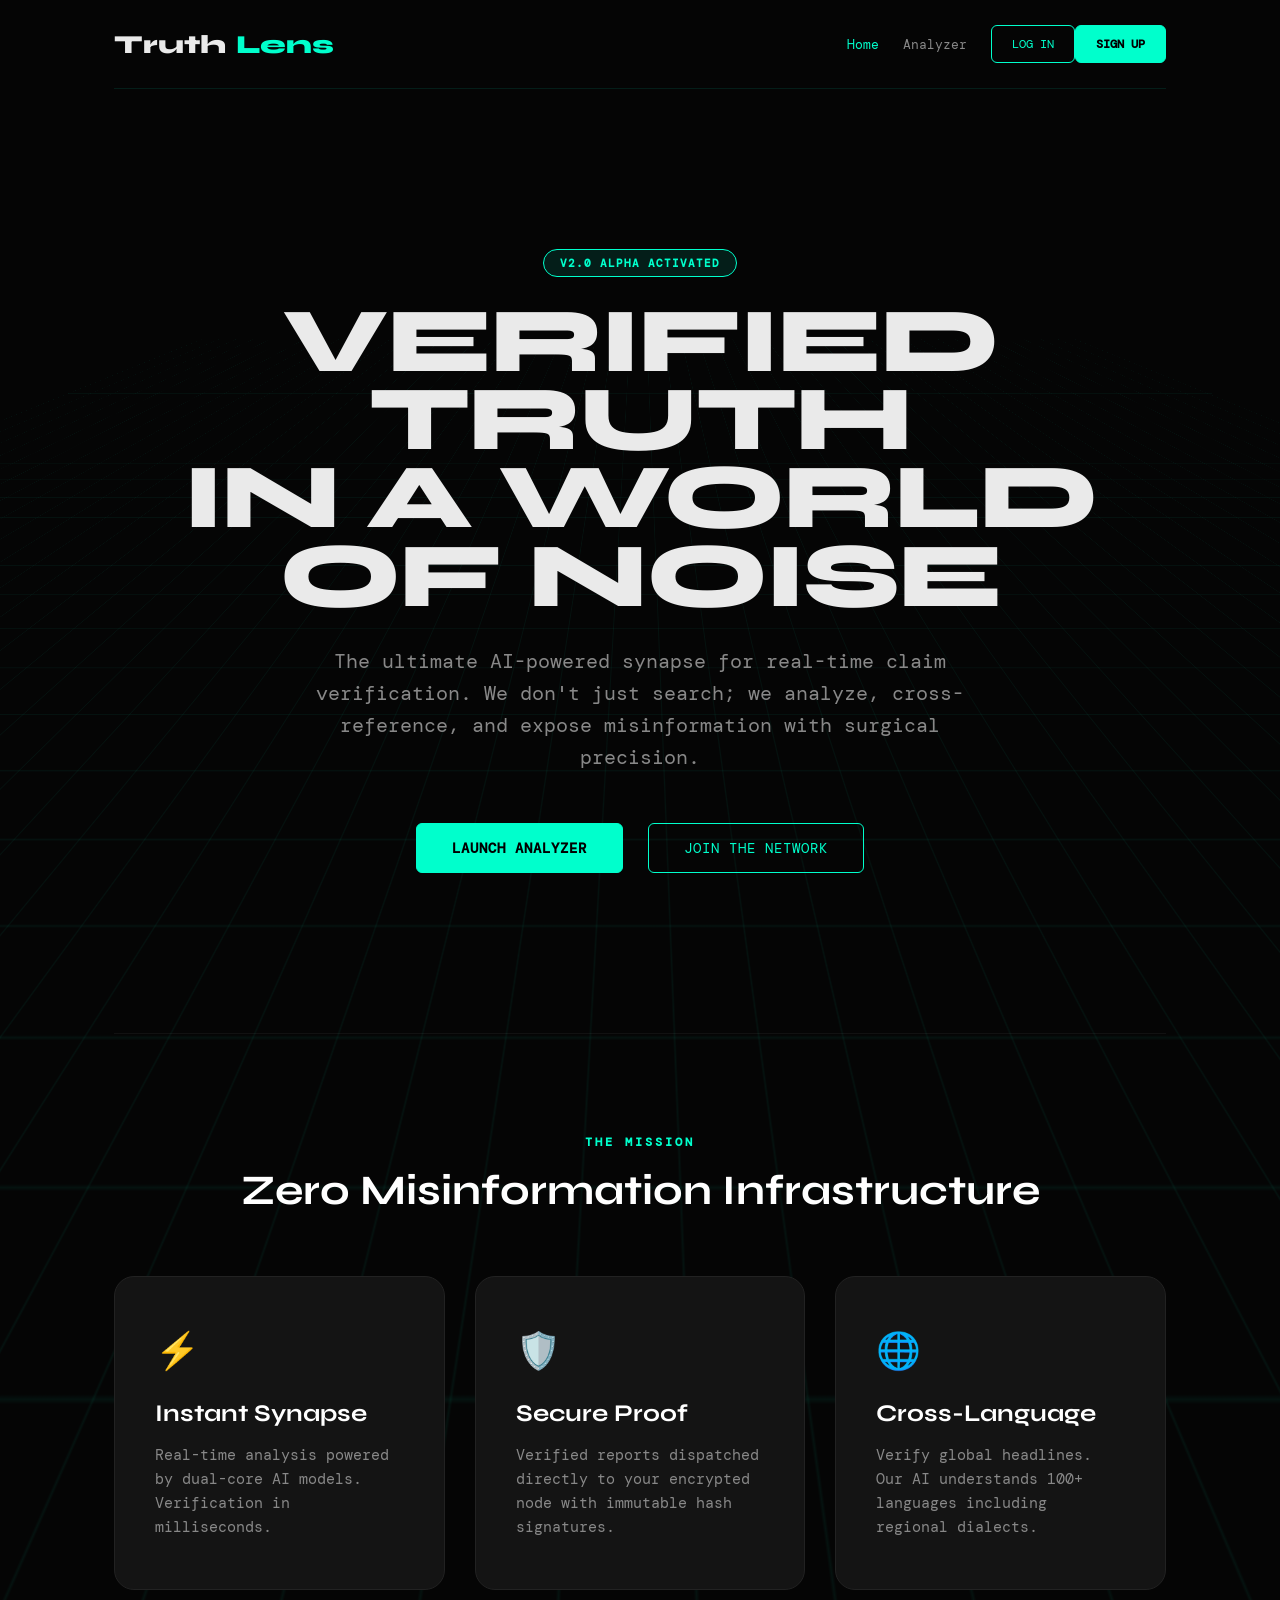
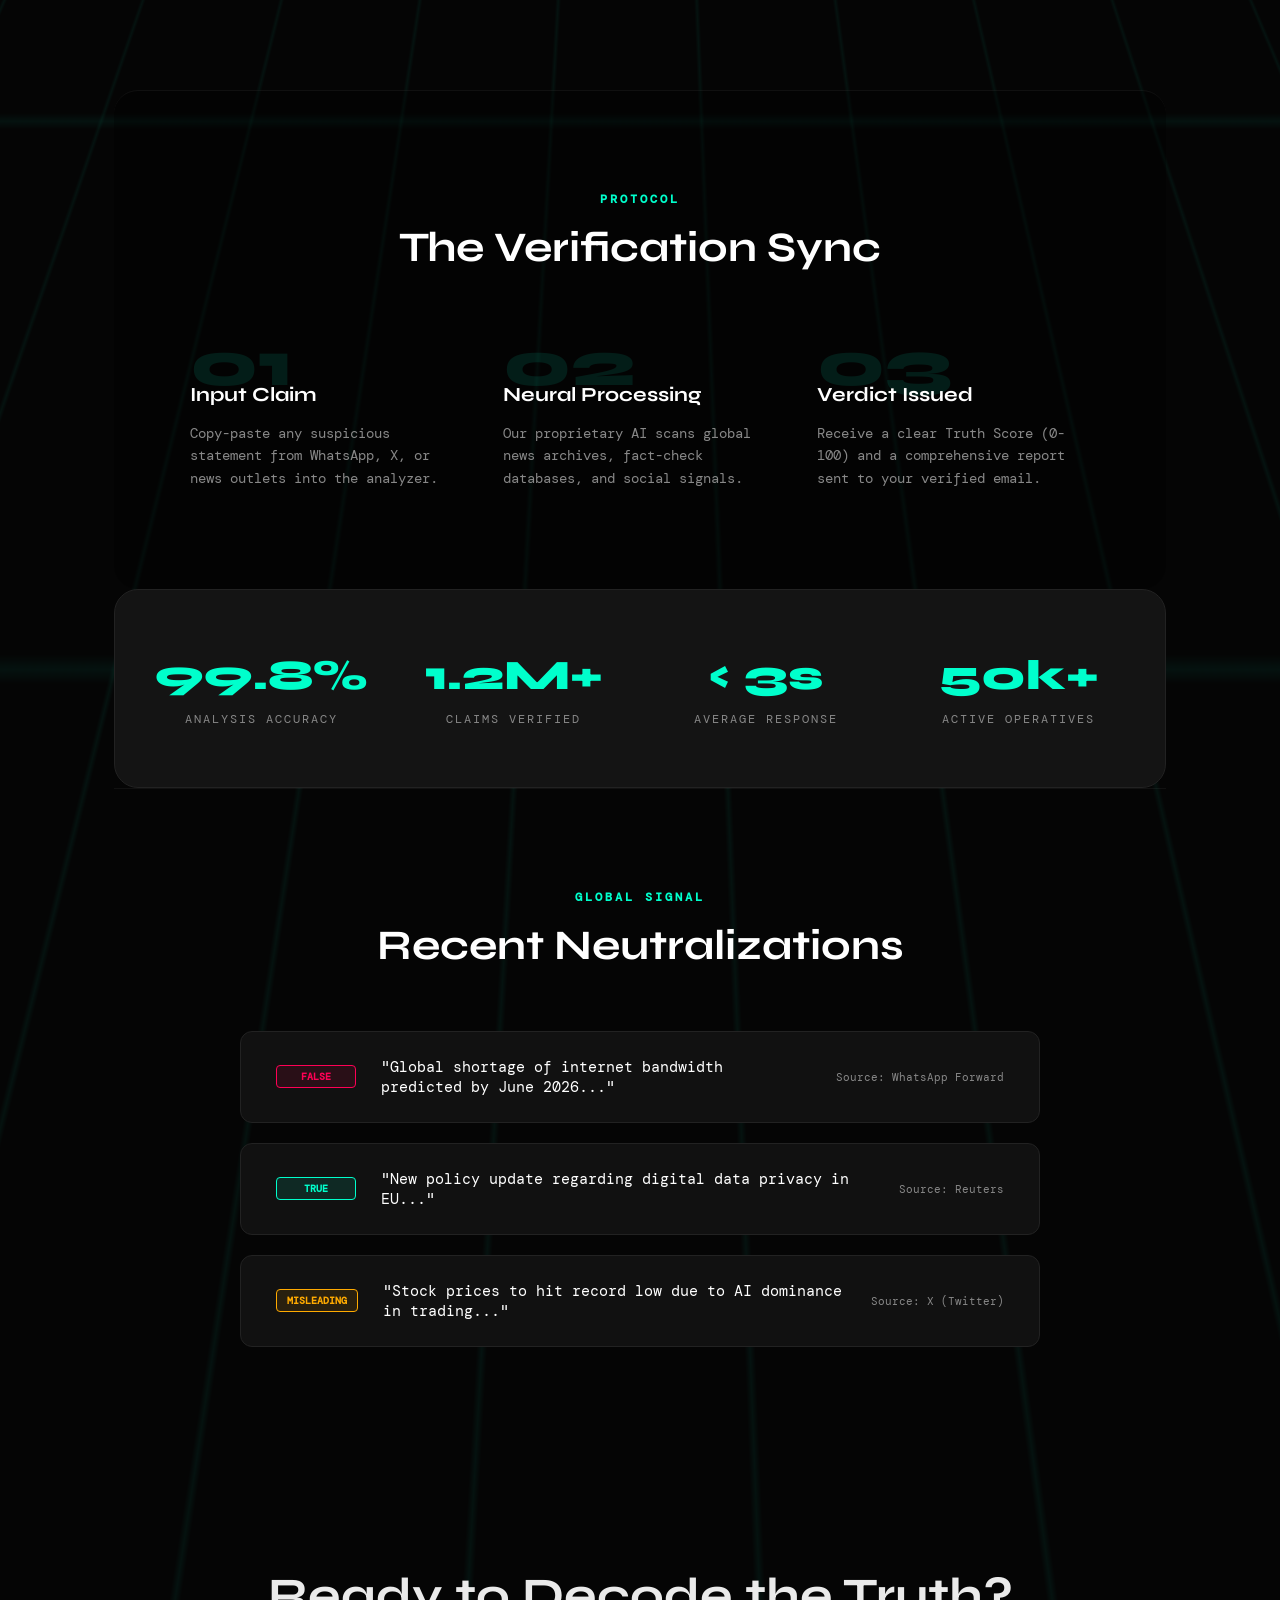
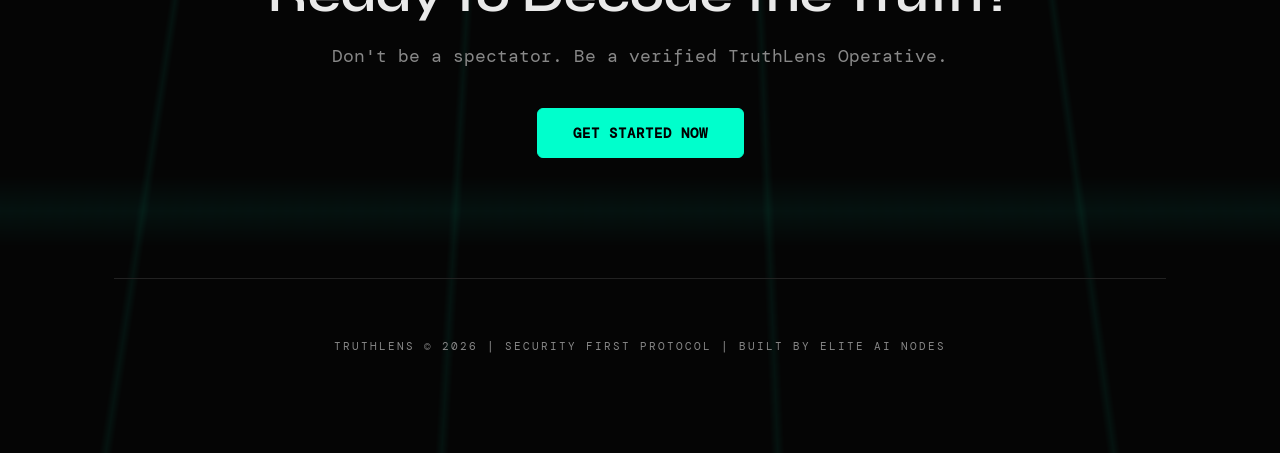
<file: frontend/index.html>
<!DOCTYPE html>
<html lang="en">

<head>
    <meta charset="UTF-8">
    <meta name="viewport" content="width=device-width, initial-scale=1.0">
    <title>TruthLens — Truth as a Service</title>
    <!-- Fonts -->
    <link
        href="https://fonts.googleapis.com/css2?family=Syne:wght@400;600;700;800&family=DM+Mono:wght@300;400;500&display=swap"
        rel="stylesheet">

    <!-- CSS Modules -->
    <link rel="stylesheet" href="css/common.css">
    <link rel="stylesheet" href="css/landing.css">
    <link rel="stylesheet" href="css/analyzer.css">
    <link rel="stylesheet" href="css/profile.css">
</head>

<body>
    <!-- Background -->
    <div class="grid-bg"></div>

    <!-- Global Loader -->
    <div id="global-loader" class="loader-overlay" style="display:none;">
        <div class="spinner"></div>
        <div class="loader-text">SYNCING WITH NEURAL NETWORK...</div>
    </div>

    <!-- Success Toast -->
    <div id="toast">
        <span class="icon">✓</span>
        <span class="msg" id="toast-msg">PROTOCOL SUCCESSFUL</span>
    </div>

    <div class="container">
        <!-- Components injected here -->
        <div id="nav-wrapper"></div>

        <!-- Dynamic Content -->
        <main id="main-content">
            <div id="page-content"></div>
        </main>

        <!-- Dynamic Modals -->
        <div id="modals-wrapper"></div>
    </div>

    <!-- Core Scripts -->
    <script src="js/config.js"></script>
    <script src="js/utils.js"></script>
    <script src="js/navigation.js"></script>
    <script src="js/auth.js"></script>
    <script src="js/analyzer.js"></script>
    <script src="js/history.js"></script>
    <script src="js/main.js"></script>
</body>

</html>
</file>
<file: frontend/css/common.css>
:root {
    --bg: #050505;
    --surface: #0a0a0a;
    --surface2: #141414;
    --border: #222;
    --accent: #00ffcc;
    --accent-hover: #00ccaa;
    --accent2: #ff0055;
    --text: #eaeaea;
    --muted: #888;
    --danger: #ff0055;
    --safe: #00ffcc;
    --warn: #ffaa00;
    --shadow: 0 10px 30px rgba(0, 0, 0, 0.5);
}

* {
    margin: 0;
    padding: 0;
    box-sizing: border-box;
}

body {
    background: var(--bg);
    color: var(--text);
    font-family: 'DM Mono', monospace;
    min-height: 100vh;
    overflow-x: hidden;
}

/* 3D BACKGROUND GRID */
.grid-bg {
    position: fixed;
    inset: -50%;
    background-image:
        linear-gradient(rgba(0, 255, 204, 0.05) 1px, transparent 1px),
        linear-gradient(90deg, rgba(0, 255, 204, 0.05) 1px, transparent 1px);
    background-size: 50px 50px;
    transform: perspective(500px) rotateX(60deg) translateY(-100px) translateZ(-200px);
    animation: gridMove 20s linear infinite;
    pointer-events: none;
    z-index: 0;
}

@keyframes gridMove {
    0% {
        transform: perspective(500px) rotateX(60deg) translateY(0) translateZ(-200px);
    }

    100% {
        transform: perspective(500px) rotateX(60deg) translateY(50px) translateZ(-200px);
    }
}

.container {
    position: relative;
    z-index: 1;
    max-width: 1100px;
    margin: 0 auto;
    padding: 0 24px;
    min-height: 100vh;
    display: flex;
    flex-direction: column;
}

/* NAVIGATION */
nav {
    display: flex;
    justify-content: space-between;
    align-items: center;
    padding: 25px 0;
    border-bottom: 1px solid rgba(0, 255, 204, 0.1);
}

.logo {
    font-family: 'Syne', sans-serif;
    font-weight: 800;
    font-size: 26px;
    color: var(--text);
    text-decoration: none;
    display: flex;
    align-items: center;
    gap: 10px;
}

.logo span {
    color: var(--accent);
}

.nav-links {
    display: flex;
    gap: 24px;
    align-items: center;
}

.nav-link {
    color: var(--muted);
    text-decoration: none;
    font-size: 13px;
    transition: color 0.3s;
    cursor: pointer;
}

.nav-link:hover,
.nav-link.active {
    color: var(--accent);
}

.btn {
    padding: 10px 20px;
    border-radius: 6px;
    border: 1px solid var(--accent);
    background: transparent;
    color: var(--accent);
    font-family: 'DM Mono', monospace;
    font-size: 12px;
    cursor: pointer;
    transition: all 0.3s;
}

.btn:hover {
    background: rgba(0, 255, 204, 0.1);
    box-shadow: 0 0 15px rgba(0, 255, 204, 0.2);
}

.btn.solid {
    background: var(--accent);
    color: #000;
    font-weight: 600;
}

.btn.solid:hover {
    background: var(--accent-hover);
    box-shadow: 0 0 20px rgba(0, 255, 204, 0.4);
}

.btn.mega {
    padding: 15px 35px;
    font-size: 14px;
    letter-spacing: 1px;
}

.btn.danger-btn {
    border-color: var(--danger);
    color: var(--danger);
}

.btn.danger-btn:hover {
    background: rgba(255, 0, 85, 0.1);
}

.btn.solid.danger-btn {
    background: var(--danger);
    color: white;
}

/* MODALS */
.modal-overlay {
    position: fixed;
    inset: 0;
    background: rgba(0, 0, 0, 0.85);
    backdrop-filter: blur(8px);
    z-index: 2000;
    display: none;
    align-items: center;
    justify-content: center;
    opacity: 0;
    transition: opacity 0.3s ease;
}

.modal-overlay.show {
    opacity: 1;
}

.modal {
    background: var(--surface);
    border: 1px solid var(--border);
    border-radius: 20px;
    width: 100%;
    max-width: 440px;
    padding: 45px;
    position: relative;
    transform: translateY(30px);
    transition: transform 0.4s cubic-bezier(0.175, 0.885, 0.32, 1.275);
    box-shadow: 0 30px 60px rgba(0, 0, 0, 0.8);
}

.modal-overlay.show .modal {
    transform: translateY(0);
}

.modal-close {
    position: absolute;
    top: 20px;
    right: 25px;
    background: none;
    border: none;
    color: var(--muted);
    font-size: 28px;
    cursor: pointer;
    transition: color 0.3s;
}

.modal-close:hover {
    color: var(--accent);
}

.form-group {
    margin-bottom: 25px;
}

.form-group label {
    display: block;
    margin-bottom: 10px;
    font-size: 11px;
    color: var(--muted);
    font-weight: 600;
    letter-spacing: 1px;
}

.form-group input {
    width: 100%;
    padding: 14px 18px;
    background: var(--surface2);
    border: 1px solid var(--border);
    color: var(--text);
    border-radius: 8px;
    font-family: 'DM Mono', monospace;
    transition: all 0.3s;
}

.form-group input:focus {
    border-color: var(--accent);
    outline: none;
    background: #1a1a1a;
    box-shadow: 0 0 15px rgba(0, 255, 204, 0.1);
}

.pass-wrapper {
    position: relative;
    display: flex;
    align-items: center;
}

.toggle-pass {
    position: absolute;
    right: 15px;
    background: none;
    border: none;
    color: var(--muted);
    cursor: pointer;
    font-size: 16px;
    padding: 5px;
}

.toggle-pass:hover {
    color: var(--accent);
}

.otp-inputs {
    display: flex;
    justify-content: space-between;
    gap: 10px;
    margin: 25px 0;
}

.otp-box {
    width: 44px;
    height: 52px;
    background: var(--surface2);
    border: 1px solid var(--border);
    border-radius: 8px;
    text-align: center;
    font-size: 22px;
    font-weight: 700;
    color: var(--accent);
    font-family: 'DM Mono', monospace;
    text-transform: uppercase;
}

.otp-box:focus {
    border-color: var(--accent);
    outline: none;
    background: #111;
    box-shadow: 0 0 15px rgba(0, 255, 204, 0.1);
}

/* SHARED UTILS */
.form-error {
    color: var(--danger);
    font-size: 12px;
    margin-top: 15px;
    display: none;
    padding: 10px;
    background: rgba(255, 0, 85, 0.05);
    border-radius: 4px;
}

.form-success {
    color: var(--safe);
    font-size: 12px;
    margin-top: 15px;
    display: none;
    padding: 10px;
    background: rgba(0, 255, 204, 0.05);
    border-radius: 4px;
}

.link-btn {
    background: none;
    border: none;
    color: var(--muted);
    font-family: 'DM Mono', monospace;
    font-size: 11px;
    cursor: pointer;
    text-decoration: underline;
    margin-top: 20px;
    display: inline-block;
}

.link-btn:hover {
    color: var(--accent);
}

/* PAGE ANIMATION */
.page {
    display: block;
    flex: 1;
    padding: 40px 0;
    animation: fadeIn 0.5s cubic-bezier(0.4, 0, 0.2, 1);
}

@keyframes fadeIn {
    from {
        opacity: 0;
        transform: translateY(20px);
    }

    to {
        opacity: 1;
        transform: translateY(0);
    }
}

/* GLOBAL LOADER */
.loader-overlay {
    position: fixed;
    inset: 0;
    background: rgba(0, 0, 0, 0.7);
    backdrop-filter: blur(5px);
    z-index: 3000;
    display: none;
    align-items: center;
    justify-content: center;
    flex-direction: column;
    gap: 20px;
}

.spinner {
    width: 50px;
    height: 50px;
    border: 3px solid rgba(0, 255, 204, 0.1);
    border-top: 3px solid var(--accent);
    border-radius: 50%;
    animation: spin 1s linear infinite;
    box-shadow: 0 0 15px rgba(0, 255, 204, 0.2);
}

@keyframes spin {
    0% {
        transform: rotate(0deg);
    }

    100% {
        transform: rotate(360deg);
    }
}

.loader-text {
    font-size: 11px;
    color: var(--accent);
    letter-spacing: 2px;
    font-weight: 600;
    text-transform: uppercase;
}

/* SUCCESS TOAST */
#toast {
    position: fixed;
    bottom: 30px;
    right: 30px;
    background: var(--surface2);
    border: 1px solid var(--accent);
    color: #fff;
    padding: 16px 30px;
    border-radius: 12px;
    font-size: 14px;
    box-shadow: 0 10px 40px rgba(0, 0, 0, 0.8);
    z-index: 4000;
    transform: translateX(150%);
    transition: transform 0.5s cubic-bezier(0.175, 0.885, 0.32, 1.275);
    display: flex;
    align-items: center;
    gap: 15px;
}

#toast.show {
    transform: translateX(0);
}

#toast .icon {
    color: var(--accent);
    font-size: 20px;
    font-weight: bold;
}

#toast .msg {
    font-family: 'DM Mono', monospace;
}
</file>
<file: frontend/css/landing.css>
/* LANDING PAGE SPECIFICS */
.hero {
    text-align: center;
    padding: 120px 0 60px;
    position: relative;
}

.hero h1 {
    font-family: 'Syne', sans-serif;
    font-size: clamp(40px, 8vw, 92px);
    line-height: 0.85;
    margin-bottom: 30px;
    text-transform: uppercase;
    font-weight: 800;
    letter-spacing: -2px;
}

.hero p {
    color: var(--muted);
    font-size: 20px;
    max-width: 700px;
    margin: 0 auto 50px;
    line-height: 1.6;
}

.badge {
    display: inline-block;
    background: rgba(0, 255, 204, 0.1);
    color: var(--accent);
    padding: 6px 16px;
    border-radius: 50px;
    font-size: 11px;
    font-weight: 700;
    margin-bottom: 25px;
    border: 1px solid var(--accent);
    text-transform: uppercase;
    letter-spacing: 1px;
}

.hero-actions {
    display: flex;
    justify-content: center;
    gap: 25px;
    margin-bottom: 100px;
}

/* SECTION UTILS */
.landing-section {
    padding: 100px 0;
    text-align: center;
    border-top: 1px solid rgba(255, 255, 255, 0.05);
}

.section-tag {
    color: var(--accent);
    font-size: 12px;
    font-weight: 700;
    letter-spacing: 3px;
    margin-bottom: 15px;
}

.section-title {
    font-family: 'Syne', sans-serif;
    font-size: 42px;
    font-weight: 700;
    margin-bottom: 60px;
    color: #fff;
}

.dark-bg {
    background: rgba(0, 0, 0, 0.3);
    border-radius: 24px;
}

/* FEATURES GRID */
.features-grid {
    display: grid;
    grid-template-columns: repeat(3, 1fr);
    gap: 30px;
}

.feat-card {
    background: var(--surface2);
    border: 1px solid var(--border);
    padding: 50px 40px;
    border-radius: 20px;
    text-align: left;
    transition: all 0.4s ease;
}

.feat-card:hover {
    border-color: var(--accent);
    transform: translateY(-10px);
    background: #111;
}

.feat-card .feat-icon {
    font-size: 36px;
    margin-bottom: 25px;
}

.feat-card h3 {
    font-family: 'Syne', sans-serif;
    margin-bottom: 15px;
    font-size: 24px;
    color: #fff;
}

.feat-card p {
    color: var(--muted);
    font-size: 15px;
    line-height: 1.6;
}

/* STEPS CONTAINER */
.steps-container {
    display: flex;
    justify-content: space-between;
    gap: 40px;
    max-width: 900px;
    margin: 0 auto;
}

.step-item {
    flex: 1;
    text-align: left;
    position: relative;
}

.step-num {
    font-family: 'Syne', sans-serif;
    font-size: 64px;
    font-weight: 800;
    color: rgba(0, 255, 204, 0.1);
    line-height: 1;
    margin-bottom: -15px;
}

.step-content h3 {
    font-family: 'Syne', sans-serif;
    font-size: 20px;
    color: #fff;
    margin-bottom: 15px;
}

.step-content p {
    color: var(--muted);
    font-size: 14px;
    line-height: 1.6;
}

/* STATS GRID */
.stats-grid {
    display: grid;
    grid-template-columns: repeat(4, 1fr);
    gap: 40px;
    background: var(--surface2);
    padding: 60px 40px;
    border-radius: 24px;
    border: 1px solid var(--border);
}

.stat-box .stat-value {
    font-family: 'Syne', sans-serif;
    font-size: 42px;
    font-weight: 800;
    color: var(--accent);
    margin-bottom: 10px;
}

.stat-box .stat-label {
    color: var(--muted);
    font-size: 12px;
    text-transform: uppercase;
    letter-spacing: 2px;
}

/* TRENDING CLAIMS */
.trending-claims {
    display: flex;
    flex-direction: column;
    gap: 20px;
    max-width: 800px;
    margin: 0 auto;
}

.claim-snippet {
    background: #111;
    border: 1px solid var(--border);
    padding: 25px 35px;
    border-radius: 12px;
    text-align: left;
    display: flex;
    align-items: center;
    gap: 25px;
    transition: all 0.3s;
}

.claim-snippet:hover {
    background: #161616;
    border-color: rgba(255, 255, 255, 0.15);
    transform: scale(1.02);
}

.v-tag {
    font-size: 10px;
    font-weight: 800;
    padding: 4px 10px;
    border-radius: 4px;
    min-width: 80px;
    text-align: center;
}

.v-tag.false {
    background: rgba(255, 0, 85, 0.1);
    color: var(--danger);
    border: 1px solid var(--danger);
}

.v-tag.true {
    background: rgba(0, 255, 204, 0.1);
    color: var(--safe);
    border: 1px solid var(--safe);
}

.v-tag.mixed {
    background: rgba(255, 170, 0, 0.1);
    color: var(--warn);
    border: 1px solid var(--warn);
}

.claim-snippet p {
    flex: 1;
    font-size: 15px;
    color: #fff;
}

.source-hint {
    font-size: 11px;
    color: var(--muted);
}

/* FINAL CTA */
.final-cta {
    padding: 120px 0;
    text-align: center;
}

.final-cta h2 {
    font-family: 'Syne', sans-serif;
    font-size: 48px;
    margin-bottom: 20px;
}

.final-cta p {
    color: var(--muted);
    font-size: 18px;
    margin-bottom: 40px;
}

.landing-footer {
    padding: 60px 0;
    text-align: center;
    border-top: 1px solid var(--border);
    font-size: 11px;
    color: var(--muted);
    letter-spacing: 2px;
}

@media (max-width: 900px) {

    .features-grid,
    .steps-container,
    .stats-grid {
        grid-template-columns: 1fr;
        flex-direction: column;
    }

    .claim-snippet {
        flex-direction: column;
        text-align: center;
    }

    .claim-snippet p {
        margin: 15px 0;
    }
}
</file>
<file: frontend/css/analyzer.css>
/* ANALYZER PAGE */
.section-header {
    text-align: center;
    margin-bottom: 40px;
}

.section-header h2 {
    font-family: 'Syne', sans-serif;
    font-size: 36px;
    margin-bottom: 10px;
}

.section-header p {
    color: var(--muted);
}

.analyzer-box {
    background: rgba(20, 20, 20, 0.8);
    backdrop-filter: blur(15px);
    border: 1px solid var(--border);
    border-radius: 16px;
    padding: 35px;
    max-width: 750px;
    margin: 0 auto;
    box-shadow: var(--shadow);
}

textarea {
    width: 100%;
    height: 140px;
    background: transparent;
    border: none;
    color: var(--text);
    font-family: 'DM Mono', monospace;
    font-size: 16px;
    resize: none;
    outline: none;
}

.analyzer-footer {
    display: flex;
    justify-content: space-between;
    align-items: center;
    border-top: 1px solid var(--border);
    padding-top: 25px;
    margin-top: 15px;
}

.status-indicator {
    display: flex;
    align-items: center;
    gap: 8px;
    font-size: 11px;
    color: var(--muted);
    font-weight: 500;
}

.pulse {
    width: 8px;
    height: 8px;
    background: var(--accent);
    border-radius: 50%;
    box-shadow: 0 0 10px var(--accent);
    animation: pulse 1.5s infinite;
}

@keyframes pulse {
    0% {
        transform: scale(0.95);
        box-shadow: 0 0 0 0 rgba(0, 255, 204, 0.7);
    }

    70% {
        transform: scale(1);
        box-shadow: 0 0 0 10px rgba(0, 255, 204, 0);
    }

    100% {
        transform: scale(0.95);
        box-shadow: 0 0 0 0 rgba(0, 255, 204, 0);
    }
}

/* RESULTS */
.result-card {
    background: linear-gradient(145deg, #111, #0a0a0a);
    border: 1px solid var(--border);
    border-radius: 20px;
    padding: 45px;
    margin-top: 40px;
    display: none;
    max-width: 750px;
    margin: 40px auto 0;
}

.score-ring {
    width: 160px;
    height: 160px;
    border-radius: 50%;
    border: 10px solid var(--border);
    border-top-color: var(--score-color, var(--accent));
    display: flex;
    align-items: center;
    justify-content: center;
    font-family: 'Syne', sans-serif;
    font-size: 48px;
    font-weight: 800;
    margin: 0 auto 30px;
    box-shadow: 0 0 40px var(--score-color-glow, rgba(0, 255, 204, 0.2));
}

.verdict-title {
    text-align: center;
    font-family: 'Syne', sans-serif;
    font-size: 28px;
    color: var(--score-color, var(--accent));
    margin-bottom: 25px;
    text-transform: uppercase;
    letter-spacing: 2px;
}

.ai-summary {
    background: rgba(0, 0, 0, 0.4);
    padding: 25px;
    border-radius: 12px;
    border-left: 3px solid var(--accent);
    color: #bbb;
    font-size: 14px;
    line-height: 1.7;
    margin-bottom: 30px;
}
</file>
<file: frontend/css/profile.css>
/* PROFILE PAGE */
.profile-layout {
    display: grid;
    grid-template-columns: 320px 1fr;
    gap: 40px;
    align-items: start;
}

.profile-card {
    background: var(--surface2);
    border: 1px solid var(--border);
    padding: 35px;
    border-radius: 20px;
    text-align: center;
}

.avatar-container {
    width: 120px;
    height: 120px;
    background: var(--surface);
    border-radius: 50%;
    margin: 0 auto 20px;
    overflow: hidden;
    border: 2px solid var(--accent);
    box-shadow: 0 0 20px rgba(0, 255, 204, 0.1);
}

.avatar-container img {
    width: 100%;
    height: 100%;
    object-fit: cover;
}

.profile-card h3 {
    font-family: 'Syne', sans-serif;
    font-size: 22px;
    margin-bottom: 5px;
}

.profile-card p {
    font-size: 12px;
    color: var(--muted);
    margin-bottom: 25px;
}

.profile-stats {
    display: flex;
    justify-content: center;
    border-top: 1px solid var(--border);
    padding-top: 20px;
}

.stat {
    display: flex;
    flex-direction: column;
}

.stat-val {
    font-family: 'Syne', sans-serif;
    font-size: 28px;
    font-weight: 700;
    color: var(--accent);
}

.stat-label {
    font-size: 10px;
    color: var(--muted);
    text-transform: uppercase;
    letter-spacing: 1px;
}

.form-container {
    background: var(--surface);
    border: 1px solid var(--border);
    padding: 40px;
    border-radius: 20px;
}

.form-container h3 {
    font-family: 'Syne', sans-serif;
    margin-bottom: 30px;
    font-size: 24px;
    color: var(--accent);
}

.form-row {
    display: grid;
    grid-template-columns: 1fr 1fr;
    gap: 20px;
}

@media (max-width: 900px) {
    .profile-layout {
        grid-template-columns: 1fr;
    }

    .form-row {
        grid-template-columns: 1fr;
    }
}
</file>
